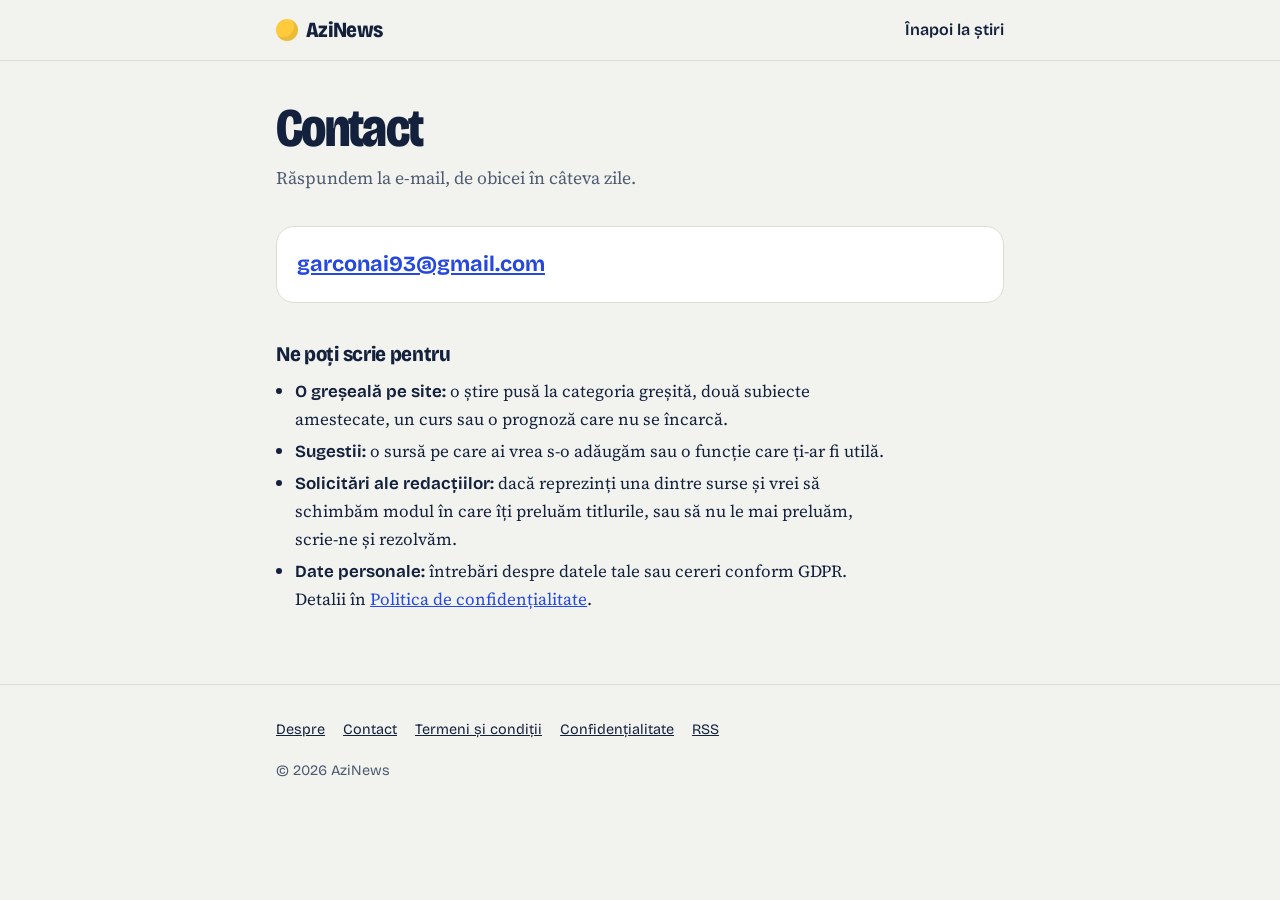
<file: contact.html>
<!DOCTYPE html>
<html lang="ro">
<head>
    <meta charset="UTF-8">
    <meta name="viewport" content="width=device-width, initial-scale=1">
    <title>Contact - AziNews</title>
    <meta name="description" content="Cum ne poți contacta pentru întrebări, greșeli sau solicitări ale surselor.">
    <link rel="canonical" href="https://azinews.ro/contact.html">
    <meta name="robots" content="noindex"><!-- doar-test -->
    <meta name="theme-color" content="#F2F3EF" media="(prefers-color-scheme: light)">
    <meta name="theme-color" content="#0E1525" media="(prefers-color-scheme: dark)">
    <link rel="icon" href="icon-192.png">
    <link rel="preconnect" href="https://fonts.googleapis.com">
    <link rel="preconnect" href="https://fonts.gstatic.com" crossorigin>
    <link href="https://fonts.googleapis.com/css2?family=Bricolage+Grotesque:opsz,wdth,wght@12..96,75..100,400..800&family=Source+Serif+4:opsz,wght@8..60,400&display=swap" rel="stylesheet">
    <link rel="stylesheet" href="assets/page.css?v=20261023b">
    <script>try{var t=localStorage.getItem('theme');if(t==='light'||t==='dark')document.documentElement.dataset.theme=t}catch(e){}</script>
</head>
<body>
    <header class="topbar">
        <div class="wrap">
            <a class="wordmark" href="./"><span class="sun" aria-hidden="true"></span>AziNews</a>
            <a class="back" href="./">Înapoi la știri</a>
        </div>
    </header>
    <main class="wrap">

        <h1>Contact</h1>
        <p class="lede">Răspundem la e-mail, de obicei în câteva zile.</p>
        <div class="card">
            <p><a class="email" href="mailto:garconai93@gmail.com">garconai93@gmail.com</a></p>
        </div>

        <h2>Ne poți scrie pentru</h2>
        <ul>
            <li><strong>O greșeală pe site:</strong> o știre pusă la categoria greșită, două subiecte amestecate, un curs sau o prognoză care nu se încarcă.</li>
            <li><strong>Sugestii:</strong> o sursă pe care ai vrea s-o adăugăm sau o funcție care ți-ar fi utilă.</li>
            <li><strong>Solicitări ale redacțiilor:</strong> dacă reprezinți una dintre surse și vrei să schimbăm modul în care îți preluăm titlurile, sau să nu le mai preluăm, scrie-ne și rezolvăm.</li>
            <li><strong>Date personale:</strong> întrebări despre datele tale sau cereri conform GDPR. Detalii în <a href="privacy.html">Politica de confidențialitate</a>.</li>
        </ul>
    </main>
    <footer>
        <div class="wrap">
            <nav aria-label="Pagini">
                <a href="despre.html">Despre</a>
                <a href="contact.html">Contact</a>
                <a href="terms.html">Termeni și condiții</a>
                <a href="privacy.html">Confidențialitate</a>
                <a href="feed.xml">RSS</a>
            </nav>
            <p>© 2026 AziNews</p>
        </div>
    </footer>
</body>
</html>
</file>
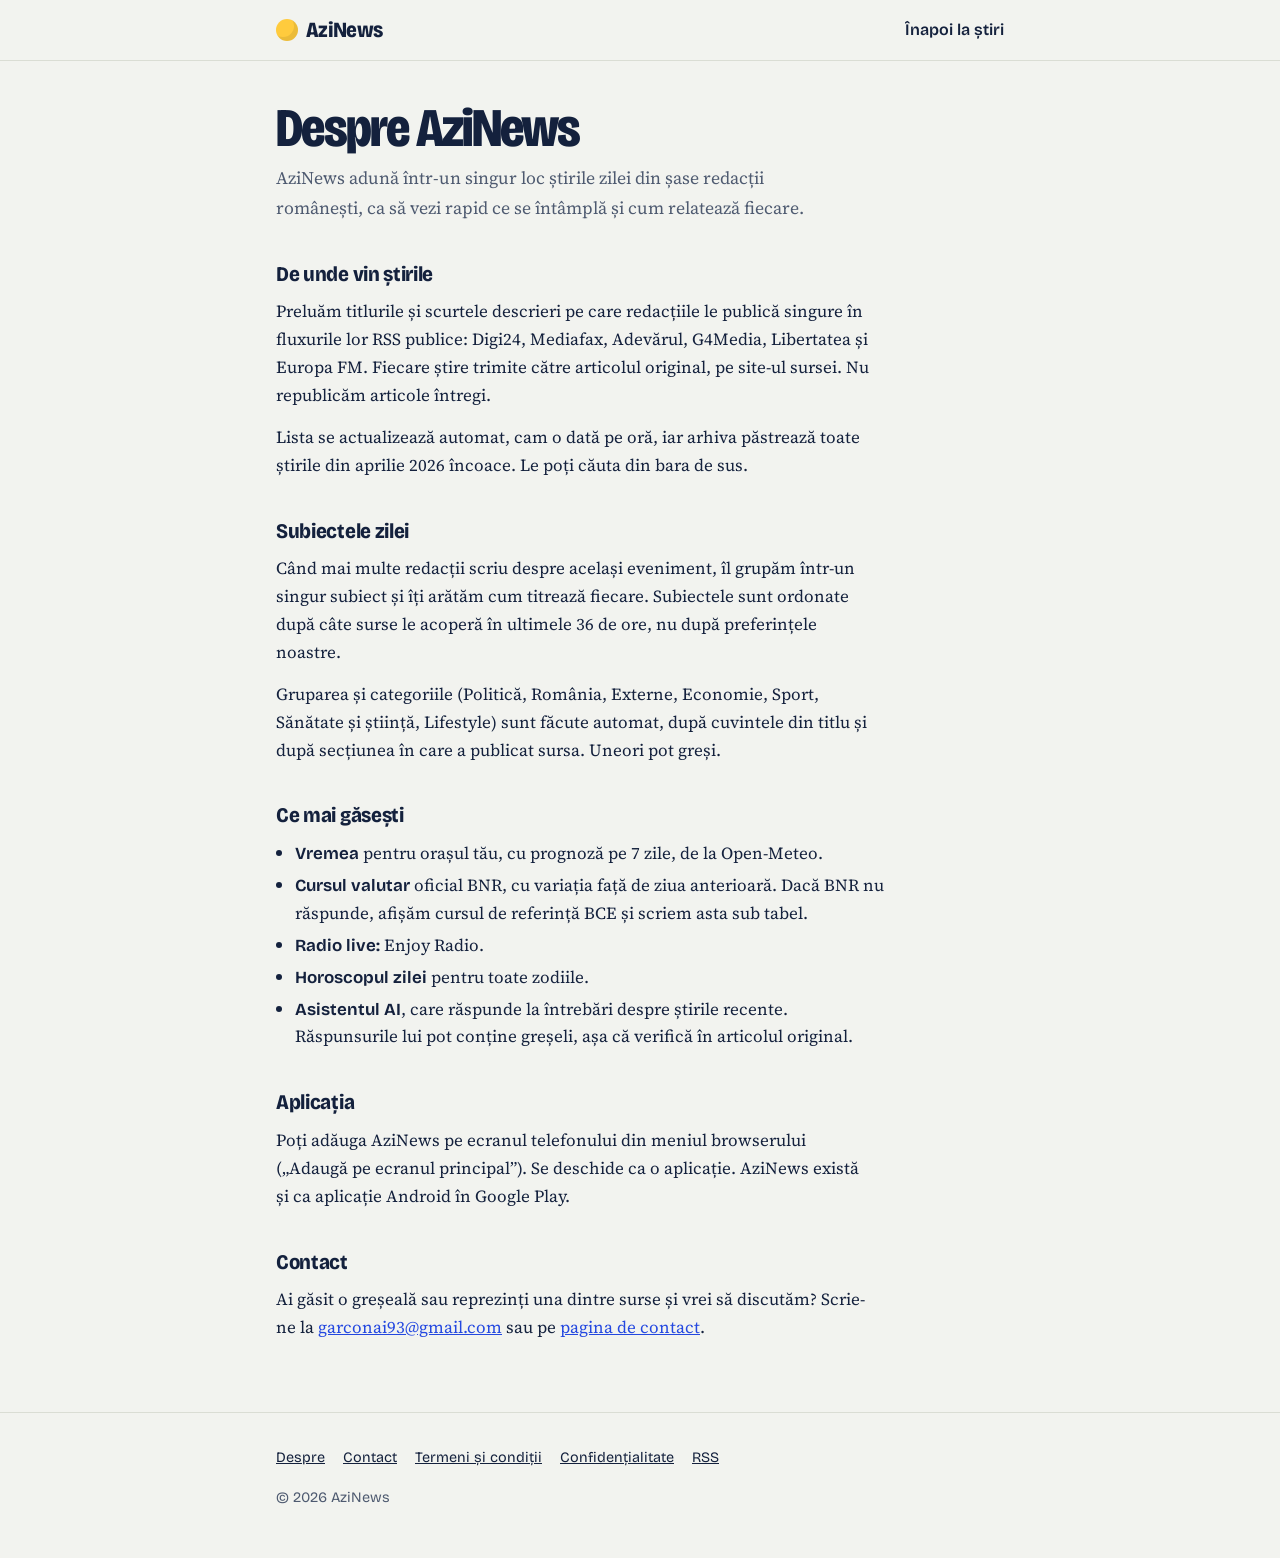
<file: despre.html>
<!DOCTYPE html>
<html lang="ro">
<head>
    <meta charset="UTF-8">
    <meta name="viewport" content="width=device-width, initial-scale=1">
    <title>Despre AziNews</title>
    <meta name="description" content="Ce este AziNews, de unde vin știrile și cum sunt alese subiectele zilei.">
    <link rel="canonical" href="https://azinews.ro/despre.html">
    <meta name="robots" content="noindex"><!-- doar-test -->
    <meta name="theme-color" content="#F2F3EF" media="(prefers-color-scheme: light)">
    <meta name="theme-color" content="#0E1525" media="(prefers-color-scheme: dark)">
    <link rel="icon" href="icon-192.png">
    <link rel="preconnect" href="https://fonts.googleapis.com">
    <link rel="preconnect" href="https://fonts.gstatic.com" crossorigin>
    <link href="https://fonts.googleapis.com/css2?family=Bricolage+Grotesque:opsz,wdth,wght@12..96,75..100,400..800&family=Source+Serif+4:opsz,wght@8..60,400&display=swap" rel="stylesheet">
    <link rel="stylesheet" href="assets/page.css?v=20261023b">
    <script>try{var t=localStorage.getItem('theme');if(t==='light'||t==='dark')document.documentElement.dataset.theme=t}catch(e){}</script>
</head>
<body>
    <header class="topbar">
        <div class="wrap">
            <a class="wordmark" href="./"><span class="sun" aria-hidden="true"></span>AziNews</a>
            <a class="back" href="./">Înapoi la știri</a>
        </div>
    </header>
    <main class="wrap">

        <h1>Despre AziNews</h1>
        <p class="lede">AziNews adună într-un singur loc știrile zilei din șase redacții românești, ca să vezi rapid ce se întâmplă și cum relatează fiecare.</p>

        <h2>De unde vin știrile</h2>
        <p>Preluăm titlurile și scurtele descrieri pe care redacțiile le publică singure în fluxurile lor RSS publice: Digi24, Mediafax, Adevărul, G4Media, Libertatea și Europa FM. Fiecare știre trimite către articolul original, pe site-ul sursei. Nu republicăm articole întregi.</p>
        <p>Lista se actualizează automat, cam o dată pe oră, iar arhiva păstrează toate știrile din aprilie 2026 încoace. Le poți căuta din bara de sus.</p>

        <h2>Subiectele zilei</h2>
        <p>Când mai multe redacții scriu despre același eveniment, îl grupăm într-un singur subiect și îți arătăm cum titrează fiecare. Subiectele sunt ordonate după câte surse le acoperă în ultimele 36 de ore, nu după preferințele noastre.</p>
        <p>Gruparea și categoriile (Politică, România, Externe, Economie, Sport, Sănătate și știință, Lifestyle) sunt făcute automat, după cuvintele din titlu și după secțiunea în care a publicat sursa. Uneori pot greși.</p>

        <h2>Ce mai găsești</h2>
        <ul>
            <li><strong>Vremea</strong> pentru orașul tău, cu prognoză pe 7 zile, de la Open-Meteo.</li>
            <li><strong>Cursul valutar</strong> oficial BNR, cu variația față de ziua anterioară. Dacă BNR nu răspunde, afișăm cursul de referință BCE și scriem asta sub tabel.</li>
            <li><strong>Radio live:</strong> Enjoy Radio.</li>
            <li><strong>Horoscopul zilei</strong> pentru toate zodiile.</li>
            <li><strong>Asistentul AI</strong>, care răspunde la întrebări despre știrile recente. Răspunsurile lui pot conține greșeli, așa că verifică în articolul original.</li>
        </ul>

        <h2>Aplicația</h2>
        <p>Poți adăuga AziNews pe ecranul telefonului din meniul browserului („Adaugă pe ecranul principal”). Se deschide ca o aplicație. AziNews există și ca aplicație Android în Google Play.</p>

        <h2>Contact</h2>
        <p>Ai găsit o greșeală sau reprezinți una dintre surse și vrei să discutăm? Scrie-ne la <a href="mailto:garconai93@gmail.com">garconai93@gmail.com</a> sau pe <a href="contact.html">pagina de contact</a>.</p>
    </main>
    <footer>
        <div class="wrap">
            <nav aria-label="Pagini">
                <a href="despre.html">Despre</a>
                <a href="contact.html">Contact</a>
                <a href="terms.html">Termeni și condiții</a>
                <a href="privacy.html">Confidențialitate</a>
                <a href="feed.xml">RSS</a>
            </nav>
            <p>© 2026 AziNews</p>
        </div>
    </footer>
</body>
</html>
</file>
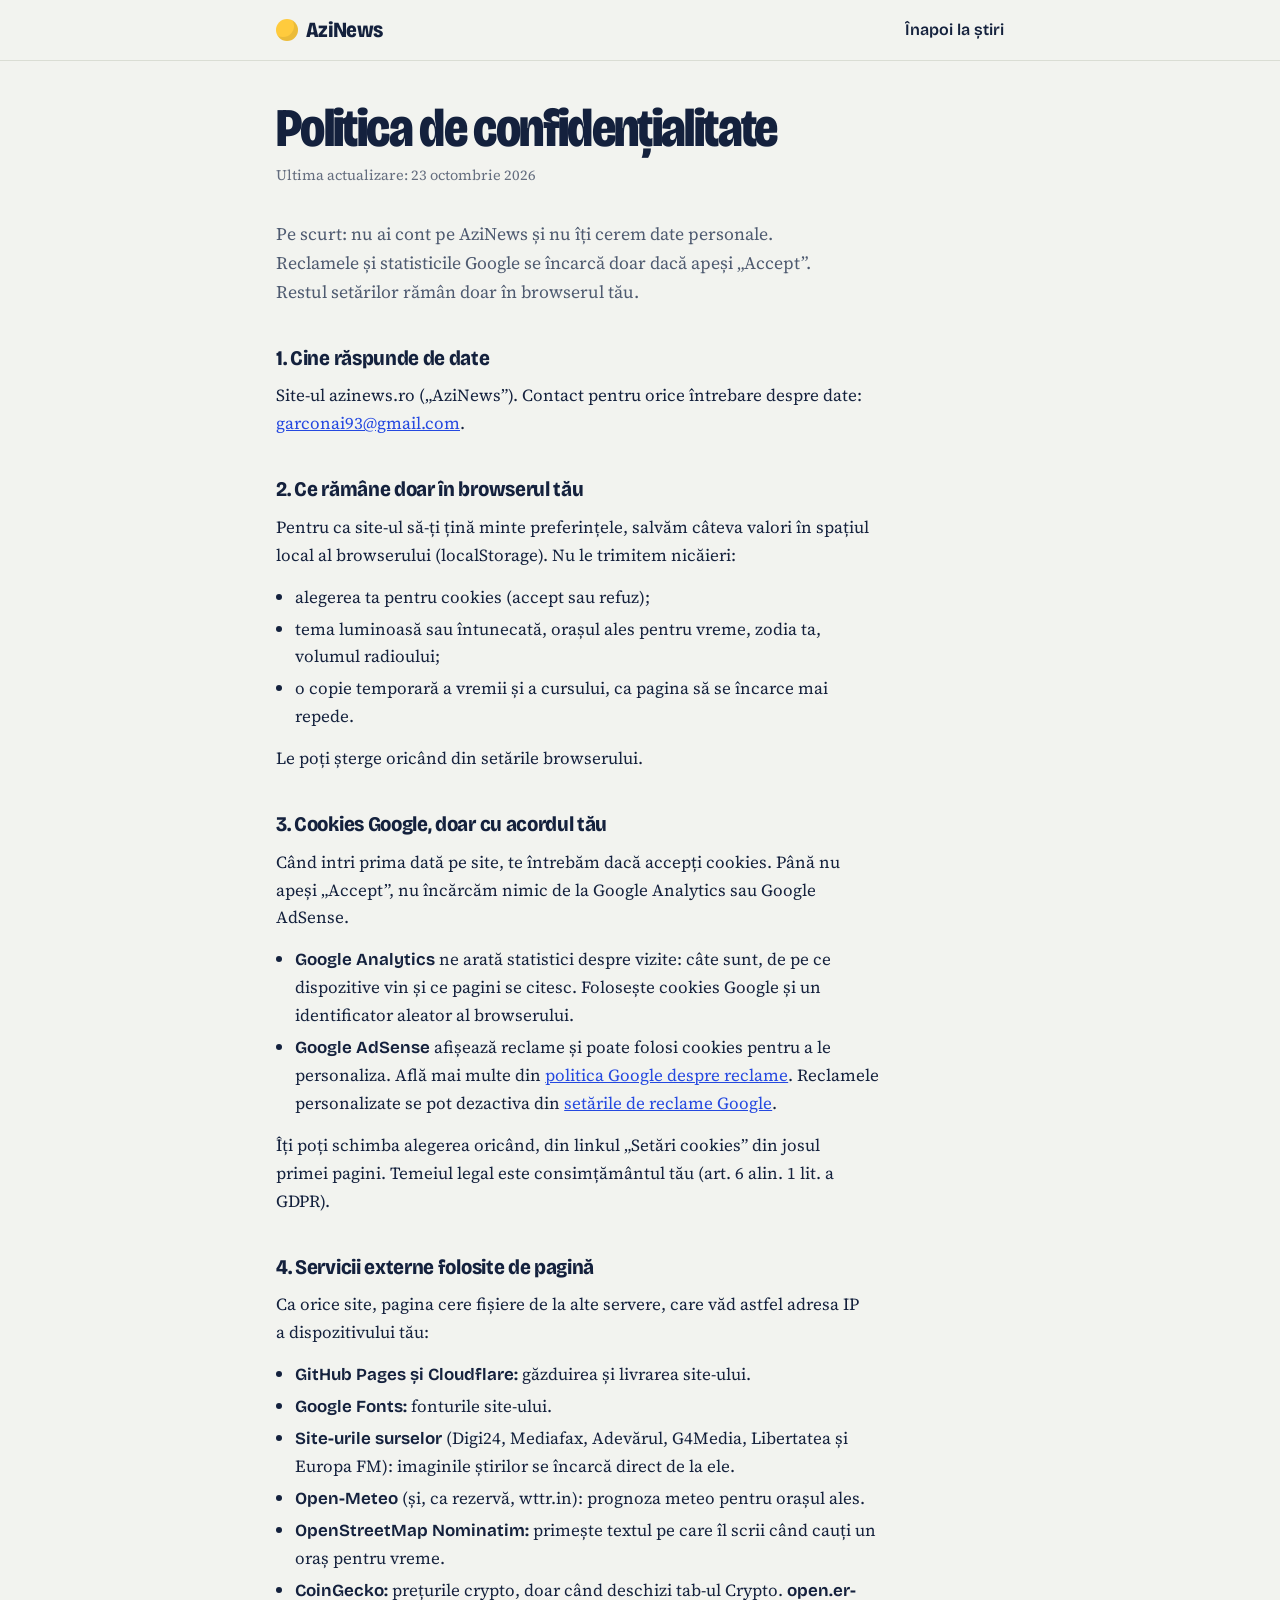
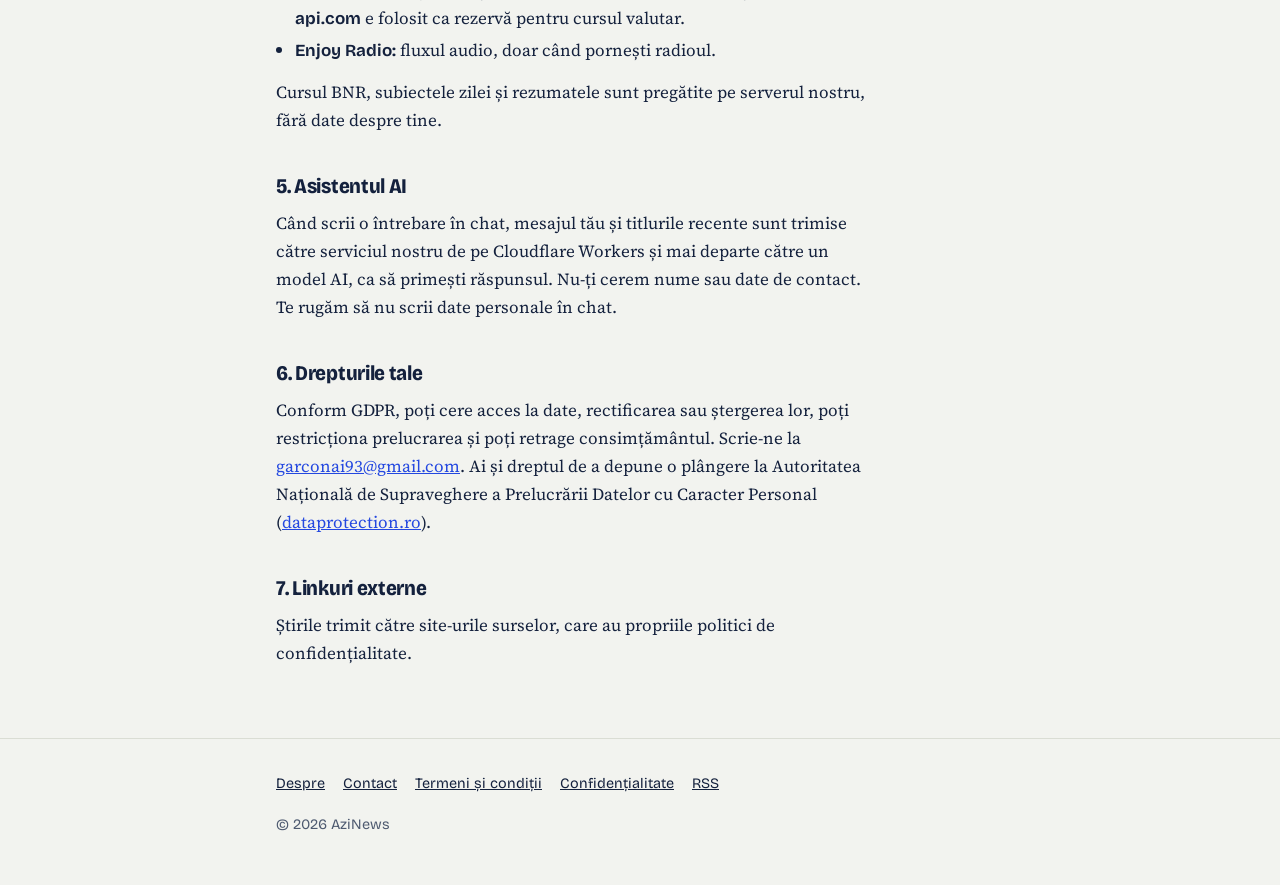
<file: privacy.html>
<!DOCTYPE html>
<html lang="ro">
<head>
    <meta charset="UTF-8">
    <meta name="viewport" content="width=device-width, initial-scale=1">
    <title>Politica de confidențialitate - AziNews</title>
    <meta name="description" content="Ce date folosește AziNews, ce servicii externe sunt implicate și cum îți retragi acordul pentru cookies.">
    <link rel="canonical" href="https://azinews.ro/privacy.html">
    <meta name="robots" content="noindex"><!-- doar-test -->
    <meta name="theme-color" content="#F2F3EF" media="(prefers-color-scheme: light)">
    <meta name="theme-color" content="#0E1525" media="(prefers-color-scheme: dark)">
    <link rel="icon" href="icon-192.png">
    <link rel="preconnect" href="https://fonts.googleapis.com">
    <link rel="preconnect" href="https://fonts.gstatic.com" crossorigin>
    <link href="https://fonts.googleapis.com/css2?family=Bricolage+Grotesque:opsz,wdth,wght@12..96,75..100,400..800&family=Source+Serif+4:opsz,wght@8..60,400&display=swap" rel="stylesheet">
    <link rel="stylesheet" href="assets/page.css?v=20261023b">
    <script>try{var t=localStorage.getItem('theme');if(t==='light'||t==='dark')document.documentElement.dataset.theme=t}catch(e){}</script>
</head>
<body>
    <header class="topbar">
        <div class="wrap">
            <a class="wordmark" href="./"><span class="sun" aria-hidden="true"></span>AziNews</a>
            <a class="back" href="./">Înapoi la știri</a>
        </div>
    </header>
    <main class="wrap">

        <h1>Politica de confidențialitate</h1>
        <p class="updated">Ultima actualizare: 23 octombrie 2026</p>
        <p class="lede">Pe scurt: nu ai cont pe AziNews și nu îți cerem date personale. Reclamele și statisticile Google se încarcă doar dacă apeși „Accept”. Restul setărilor rămân doar în browserul tău.</p>

        <h2>1. Cine răspunde de date</h2>
        <p>Site-ul azinews.ro („AziNews”). Contact pentru orice întrebare despre date: <a href="mailto:garconai93@gmail.com">garconai93@gmail.com</a>.</p>

        <h2>2. Ce rămâne doar în browserul tău</h2>
        <p>Pentru ca site-ul să-ți țină minte preferințele, salvăm câteva valori în spațiul local al browserului (localStorage). Nu le trimitem nicăieri:</p>
        <ul>
            <li>alegerea ta pentru cookies (accept sau refuz);</li>
            <li>tema luminoasă sau întunecată, orașul ales pentru vreme, zodia ta, volumul radioului;</li>
            <li>o copie temporară a vremii și a cursului, ca pagina să se încarce mai repede.</li>
        </ul>
        <p>Le poți șterge oricând din setările browserului.</p>

        <h2>3. Cookies Google, doar cu acordul tău</h2>
        <p>Când intri prima dată pe site, te întrebăm dacă accepți cookies. Până nu apeși „Accept”, nu încărcăm nimic de la Google Analytics sau Google AdSense.</p>
        <ul>
            <li><strong>Google Analytics</strong> ne arată statistici despre vizite: câte sunt, de pe ce dispozitive vin și ce pagini se citesc. Folosește cookies Google și un identificator aleator al browserului.</li>
            <li><strong>Google AdSense</strong> afișează reclame și poate folosi cookies pentru a le personaliza. Află mai multe din <a href="https://policies.google.com/technologies/ads" rel="noopener">politica Google despre reclame</a>. Reclamele personalizate se pot dezactiva din <a href="https://adssettings.google.com" rel="noopener">setările de reclame Google</a>.</li>
        </ul>
        <p>Îți poți schimba alegerea oricând, din linkul „Setări cookies” din josul primei pagini. Temeiul legal este consimțământul tău (art. 6 alin. 1 lit. a GDPR).</p>

        <h2>4. Servicii externe folosite de pagină</h2>
        <p>Ca orice site, pagina cere fișiere de la alte servere, care văd astfel adresa IP a dispozitivului tău:</p>
        <ul>
            <li><strong>GitHub Pages și Cloudflare:</strong> găzduirea și livrarea site-ului.</li>
            <li><strong>Google Fonts:</strong> fonturile site-ului.</li>
            <li><strong>Site-urile surselor</strong> (Digi24, Mediafax, Adevărul, G4Media, Libertatea și Europa FM): imaginile știrilor se încarcă direct de la ele.</li>
            <li><strong>Open-Meteo</strong> (și, ca rezervă, wttr.in): prognoza meteo pentru orașul ales.</li>
            <li><strong>OpenStreetMap Nominatim:</strong> primește textul pe care îl scrii când cauți un oraș pentru vreme.</li>
            <li><strong>CoinGecko:</strong> prețurile crypto, doar când deschizi tab-ul Crypto. <strong>open.er-api.com</strong> e folosit ca rezervă pentru cursul valutar.</li>
            <li><strong>Enjoy Radio:</strong> fluxul audio, doar când pornești radioul.</li>
        </ul>
        <p>Cursul BNR, subiectele zilei și rezumatele sunt pregătite pe serverul nostru, fără date despre tine.</p>

        <h2>5. Asistentul AI</h2>
        <p>Când scrii o întrebare în chat, mesajul tău și titlurile recente sunt trimise către serviciul nostru de pe Cloudflare Workers și mai departe către un model AI, ca să primești răspunsul. Nu-ți cerem nume sau date de contact. Te rugăm să nu scrii date personale în chat.</p>

        <h2>6. Drepturile tale</h2>
        <p>Conform GDPR, poți cere acces la date, rectificarea sau ștergerea lor, poți restricționa prelucrarea și poți retrage consimțământul. Scrie-ne la <a href="mailto:garconai93@gmail.com">garconai93@gmail.com</a>. Ai și dreptul de a depune o plângere la Autoritatea Națională de Supraveghere a Prelucrării Datelor cu Caracter Personal (<a href="https://www.dataprotection.ro" rel="noopener">dataprotection.ro</a>).</p>

        <h2>7. Linkuri externe</h2>
        <p>Știrile trimit către site-urile surselor, care au propriile politici de confidențialitate.</p>
    </main>
    <footer>
        <div class="wrap">
            <nav aria-label="Pagini">
                <a href="despre.html">Despre</a>
                <a href="contact.html">Contact</a>
                <a href="terms.html">Termeni și condiții</a>
                <a href="privacy.html">Confidențialitate</a>
                <a href="feed.xml">RSS</a>
            </nav>
            <p>© 2026 AziNews</p>
        </div>
    </footer>
</body>
</html>
</file>
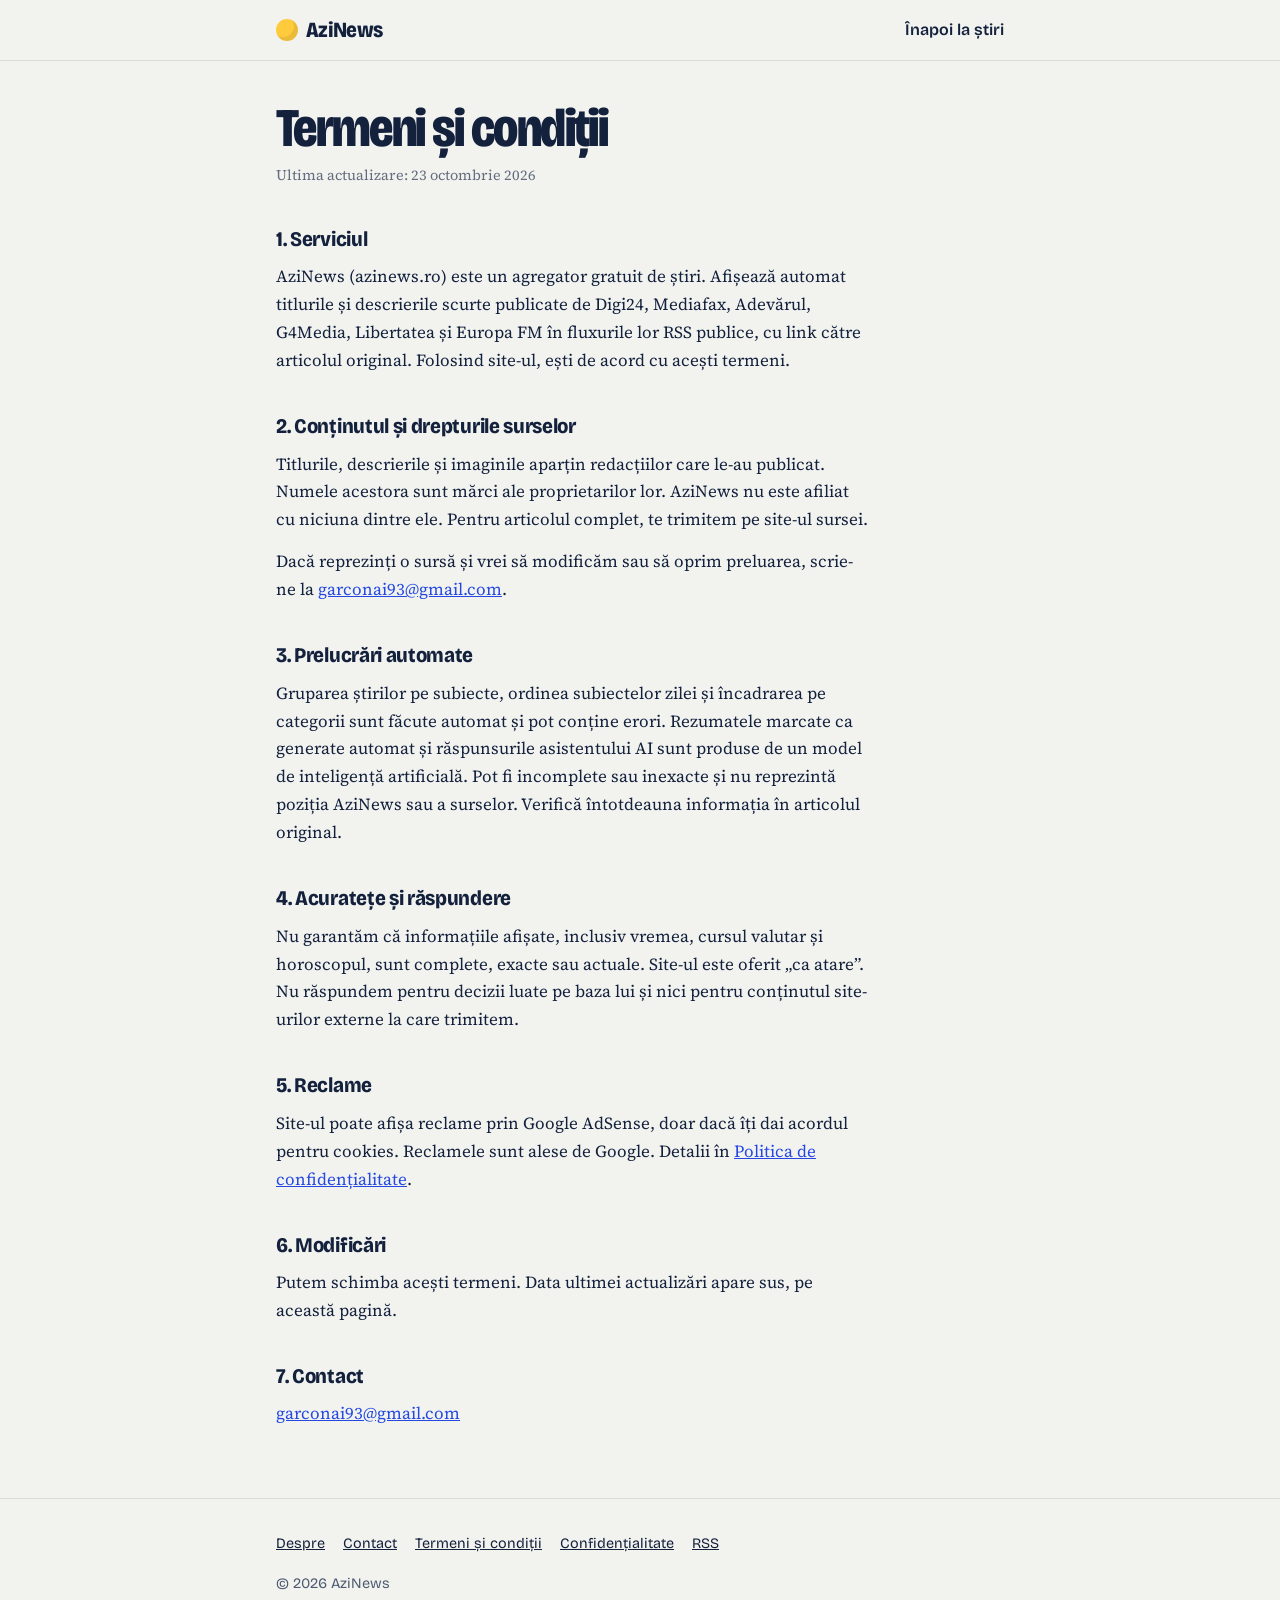
<file: terms.html>
<!DOCTYPE html>
<html lang="ro">
<head>
    <meta charset="UTF-8">
    <meta name="viewport" content="width=device-width, initial-scale=1">
    <title>Termeni și condiții - AziNews</title>
    <meta name="description" content="Condițiile de folosire a site-ului AziNews.">
    <link rel="canonical" href="https://azinews.ro/terms.html">
    <meta name="robots" content="noindex"><!-- doar-test -->
    <meta name="theme-color" content="#F2F3EF" media="(prefers-color-scheme: light)">
    <meta name="theme-color" content="#0E1525" media="(prefers-color-scheme: dark)">
    <link rel="icon" href="icon-192.png">
    <link rel="preconnect" href="https://fonts.googleapis.com">
    <link rel="preconnect" href="https://fonts.gstatic.com" crossorigin>
    <link href="https://fonts.googleapis.com/css2?family=Bricolage+Grotesque:opsz,wdth,wght@12..96,75..100,400..800&family=Source+Serif+4:opsz,wght@8..60,400&display=swap" rel="stylesheet">
    <link rel="stylesheet" href="assets/page.css?v=20261023b">
    <script>try{var t=localStorage.getItem('theme');if(t==='light'||t==='dark')document.documentElement.dataset.theme=t}catch(e){}</script>
</head>
<body>
    <header class="topbar">
        <div class="wrap">
            <a class="wordmark" href="./"><span class="sun" aria-hidden="true"></span>AziNews</a>
            <a class="back" href="./">Înapoi la știri</a>
        </div>
    </header>
    <main class="wrap">

        <h1>Termeni și condiții</h1>
        <p class="updated">Ultima actualizare: 23 octombrie 2026</p>

        <h2>1. Serviciul</h2>
        <p>AziNews (azinews.ro) este un agregator gratuit de știri. Afișează automat titlurile și descrierile scurte publicate de Digi24, Mediafax, Adevărul, G4Media, Libertatea și Europa FM în fluxurile lor RSS publice, cu link către articolul original. Folosind site-ul, ești de acord cu acești termeni.</p>

        <h2>2. Conținutul și drepturile surselor</h2>
        <p>Titlurile, descrierile și imaginile aparțin redacțiilor care le-au publicat. Numele acestora sunt mărci ale proprietarilor lor. AziNews nu este afiliat cu niciuna dintre ele. Pentru articolul complet, te trimitem pe site-ul sursei.</p>
        <p>Dacă reprezinți o sursă și vrei să modificăm sau să oprim preluarea, scrie-ne la <a href="mailto:garconai93@gmail.com">garconai93@gmail.com</a>.</p>

        <h2>3. Prelucrări automate</h2>
        <p>Gruparea știrilor pe subiecte, ordinea subiectelor zilei și încadrarea pe categorii sunt făcute automat și pot conține erori. Rezumatele marcate ca generate automat și răspunsurile asistentului AI sunt produse de un model de inteligență artificială. Pot fi incomplete sau inexacte și nu reprezintă poziția AziNews sau a surselor. Verifică întotdeauna informația în articolul original.</p>

        <h2>4. Acuratețe și răspundere</h2>
        <p>Nu garantăm că informațiile afișate, inclusiv vremea, cursul valutar și horoscopul, sunt complete, exacte sau actuale. Site-ul este oferit „ca atare”. Nu răspundem pentru decizii luate pe baza lui și nici pentru conținutul site-urilor externe la care trimitem.</p>

        <h2>5. Reclame</h2>
        <p>Site-ul poate afișa reclame prin Google AdSense, doar dacă îți dai acordul pentru cookies. Reclamele sunt alese de Google. Detalii în <a href="privacy.html">Politica de confidențialitate</a>.</p>

        <h2>6. Modificări</h2>
        <p>Putem schimba acești termeni. Data ultimei actualizări apare sus, pe această pagină.</p>

        <h2>7. Contact</h2>
        <p><a href="mailto:garconai93@gmail.com">garconai93@gmail.com</a></p>
    </main>
    <footer>
        <div class="wrap">
            <nav aria-label="Pagini">
                <a href="despre.html">Despre</a>
                <a href="contact.html">Contact</a>
                <a href="terms.html">Termeni și condiții</a>
                <a href="privacy.html">Confidențialitate</a>
                <a href="feed.xml">RSS</a>
            </nav>
            <p>© 2026 AziNews</p>
        </div>
    </footer>
</body>
</html>
</file>
<file: assets/page.css>
/* Stil comun pentru paginile secundare (Despre, Contact, Termeni, Confidențialitate, 404).
   Aceleași culori și fonturi ca index.html. */
:root {
    --paper: #F2F3EF; --surface: #FFFFFF; --ink: #14213D; --ink-2: #4E5A70; --ink-3: #636C7E;
    --rule: #DADDD4; --link: #2448E0; --azi: #FFCB3D; --azi-ink: #14213D;
    --display: 'Bricolage Grotesque', system-ui, sans-serif;
    --serif: 'Source Serif 4', Georgia, serif;
    color-scheme: light;
}
@media (prefers-color-scheme: dark) {
    :root:not([data-theme="light"]) {
        --paper: #0E1525; --surface: #162038; --ink: #E9EDF5; --ink-2: #A3AEC2; --ink-3: #8C97AE;
        --rule: #26324D; --link: #93AAFF; --azi: #FFD45C; color-scheme: dark;
    }
}
:root[data-theme="dark"] {
    --paper: #0E1525; --surface: #162038; --ink: #E9EDF5; --ink-2: #A3AEC2; --ink-3: #8C97AE;
    --rule: #26324D; --link: #93AAFF; --azi: #FFD45C; color-scheme: dark;
}
*, *::before, *::after { box-sizing: border-box; }
html { -webkit-text-size-adjust: 100%; }
body { margin: 0; background: var(--paper); color: var(--ink); font-family: var(--display); font-size: 16px; line-height: 1.5; -webkit-font-smoothing: antialiased; }
a { color: var(--link); }
:focus-visible { outline: 3px solid var(--link); outline-offset: 2px; border-radius: 6px; }
.wrap { max-width: 760px; margin: 0 auto; padding: 0 16px; }

.topbar { border-bottom: 1px solid var(--rule); }
.topbar .wrap { display: flex; align-items: center; justify-content: space-between; gap: 12px; min-height: 60px; }
.wordmark { display: flex; align-items: center; gap: 8px; min-height: 44px; font-weight: 800; font-size: 1.35rem; letter-spacing: -0.03em; color: var(--ink); text-decoration: none; font-variation-settings: "wdth" 85; }
.wordmark .sun { width: 22px; height: 22px; border-radius: 50%; background: var(--azi); box-shadow: inset -4px -4px 0 rgba(0,0,0,.08); }
.back { color: var(--ink); font-weight: 600; text-decoration: none; padding: 10px 0; }
.back:hover { text-decoration: underline; text-underline-offset: 3px; }

main.wrap { padding-top: 40px; padding-bottom: 56px; }
h1 { margin: 0 0 8px; font-size: clamp(2.2rem, 7vw, 3.4rem); line-height: 1.02; letter-spacing: -0.03em; font-weight: 800; font-variation-settings: "wdth" 84, "opsz" 96; }
.lede { margin: 0 0 32px; color: var(--ink-2); font-size: 1.1rem; max-width: 60ch; }
.updated { color: var(--ink-3); font-size: .9rem; margin: 0 0 32px; }
h2 { margin: 36px 0 8px; font-size: 1.3rem; letter-spacing: -0.015em; font-weight: 750; font-variation-settings: "wdth" 90; }
h3 { margin: 22px 0 4px; font-size: 1.05rem; font-weight: 700; }
p, li { font-family: var(--serif); font-size: 1.06rem; line-height: 1.65; max-width: 66ch; }
p { margin: 0 0 14px; }
ul { margin: 0 0 14px; padding-left: 1.2em; }
li { margin: 4px 0; }
li strong, p strong { font-family: var(--display); font-weight: 650; }
.card { background: var(--surface); border: 1px solid var(--rule); border-radius: 18px; padding: 20px; margin: 18px 0; }
.card p:last-child { margin-bottom: 0; }
.email { font-family: var(--display); font-size: 1.35rem; font-weight: 700; word-break: break-all; }

footer { border-top: 1px solid var(--rule); padding: 24px 0 48px; color: var(--ink-2); font-size: .9rem; }
footer nav { display: flex; gap: 4px 18px; flex-wrap: wrap; }
footer nav a { color: var(--ink); display: inline-block; padding: 10px 0; }
footer p { font-family: var(--display); font-size: .9rem; margin: 8px 0 0; }
.cta { display: inline-flex; align-items: center; min-height: 44px; padding: 0 20px; border-radius: 999px; background: var(--ink); color: var(--paper); font-family: var(--display); font-weight: 600; text-decoration: none; }
.cta:hover { opacity: .9; }
</file>
